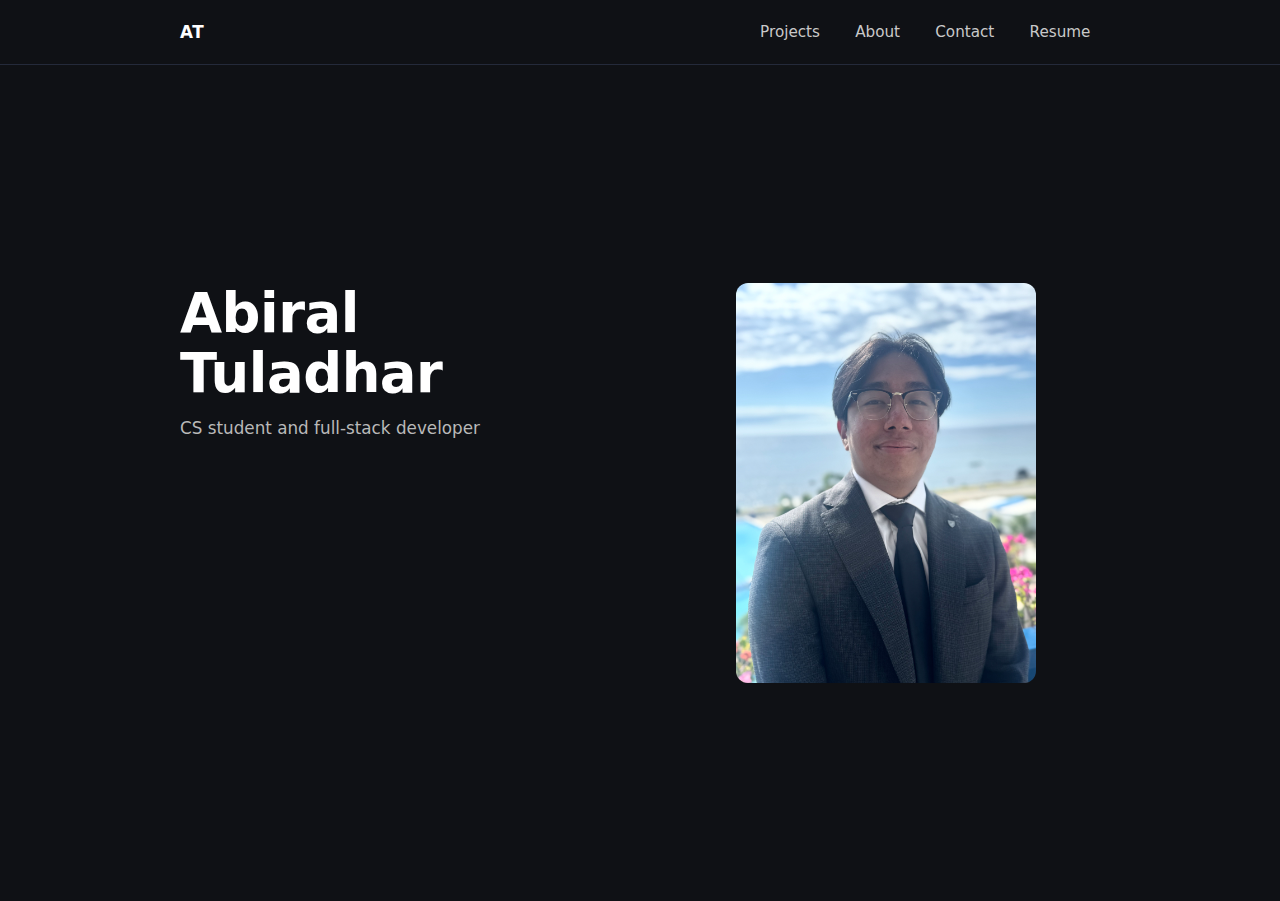
<file: index.html>
<!DOCTYPE html>
<html lang="en">
<head>
    <meta charset="UTF-8" />
    <meta name="viewport" content="width=device-width, initial-scale=1.0" />
    <title>Abiral Tuladhar</title>
    <link rel="stylesheet" href="css/main.css" />
    <link rel="preconnect" href="https://fonts.googleapis.com">
    <link rel="preconnect" href="https://fonts.gstatic.com" crossorigin>
    <link href="https://fonts.googleapis.com/css2?family=Roboto+Slab:wght@100..900&display=swap" rel="stylesheet">
</head>

<body>
  <header class="site-header">
    <div class="container header-inner">
      <a href="index.html" class="brand">AT</a>

      <nav class="nav">
        <a href="pages/projects.html">Projects</a>
        <a href="pages/about.html">About</a>
        <a href="pages/contact.html">Contact</a>
        <a href="pages/resume.html">Resume</a>

      </nav>
    </div>
  </header>

  <main class="site-main">
    <section class="hero container">
        <div class="hero-text">
        <h1>Abiral Tuladhar</h1>
        <p>CS student and full-stack developer</p>
        </div>

        <div class="hero-image">
        <img src="assets/IMG_1590.jpeg" alt="Photo of Abiral Tuladhar">
        </div>
    </section>
    </main>

</body>
</html>
</file>
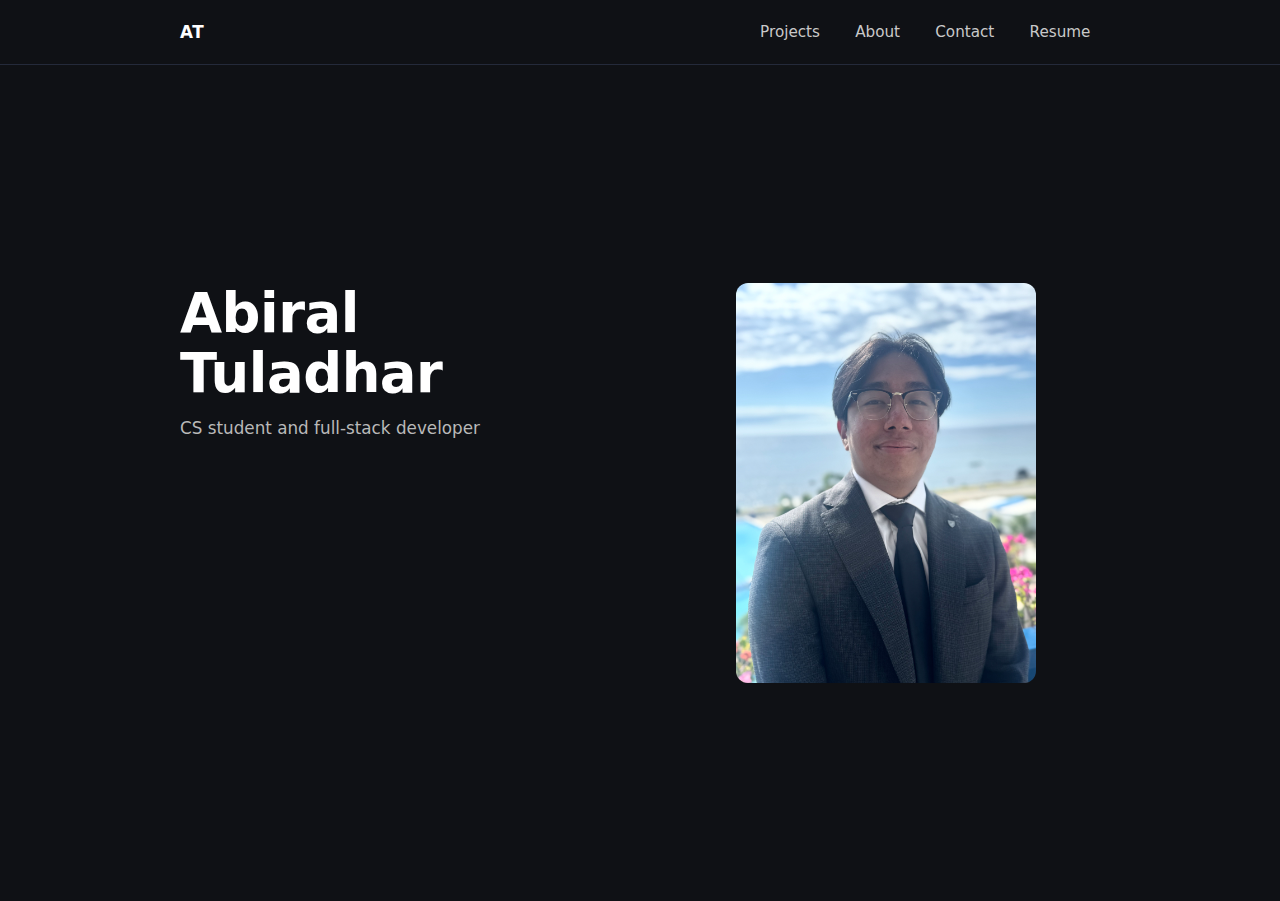
<file: home.html>
<!DOCTYPE html>
<html lang="en">
<head>
    <meta charset="UTF-8" />
    <meta name="viewport" content="width=device-width, initial-scale=1.0" />
    <title>Abiral Tuladhar</title>
    <link rel="stylesheet" href="css/main.css" />
    <link rel="preconnect" href="https://fonts.googleapis.com">
    <link rel="preconnect" href="https://fonts.gstatic.com" crossorigin>
    <link href="https://fonts.googleapis.com/css2?family=Roboto+Slab:wght@100..900&display=swap" rel="stylesheet">
</head>

<body>
  <header class="site-header">
    <div class="container header-inner">
      <a href="home.html" class="brand">AT</a>

      <nav class="nav">
        <a href="pages/projects.html">Projects</a>
        <a href="pages/about.html">About</a>
        <a href="pages/contact.html">Contact</a>
        <a href="pages/resume.html">Resume</a>

      </nav>
    </div>
  </header>

  <main class="site-main">
    <section class="hero container">
        <div class="hero-text">
        <h1>Abiral Tuladhar</h1>
        <p>CS student and full-stack developer</p>
        </div>

        <div class="hero-image">
        <img src="assets/IMG_1590.jpeg" alt="Photo of Abiral Tuladhar">
        </div>
    </section>
    </main>

</body>
</html>
</file>
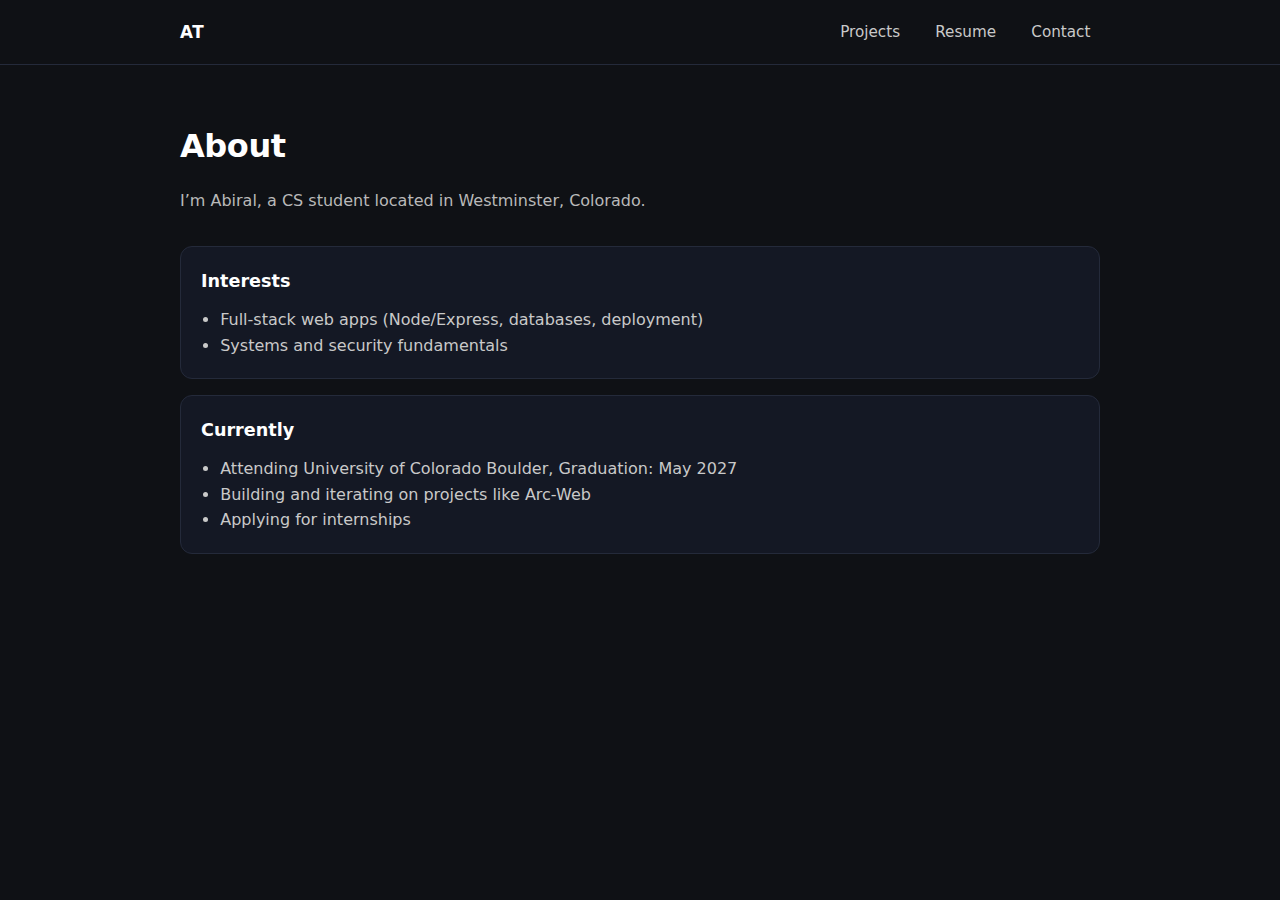
<file: pages/about.html>
<!DOCTYPE html>
<html lang="en">
<head>
  <meta charset="UTF-8" />
  <meta name="viewport" content="width=device-width, initial-scale=1.0" />
  <title>About | Abiral Tuladhar</title>
  <link rel="stylesheet" href="../css/main.css" />
</head>

<body>
  <header class="site-header">
    <div class="container header-inner">
      <a href="../index.html" class="brand">AT</a>
      <nav class="nav">
        <a href="projects.html">Projects</a>
        <a href="resume.html">Resume</a>
        <a href="contact.html">Contact</a>
      </nav>
    </div>
  </header>

  <main class="page">
    <div class="container">
      <h1>About</h1>

      <p class="lead">
        I’m Abiral, a CS student located in Westminster, Colorado.
      </p>

      <section class="card">
        <h2>Interests</h2>
        <ul>
          <li>Full-stack web apps (Node/Express, databases, deployment)</li>
          <li>Systems and security fundamentals</li>
        </ul>
      </section>

      <section class="card">
        <h2>Currently</h2>
        <ul>
          <li>Attending University of Colorado Boulder, Graduation: May 2027</li>
          <li>Building and iterating on projects like Arc-Web</li>
          <li>Applying for internships</li>
        </ul>
      </section>
    </div>
  </main>
</body>
</html>
</file>
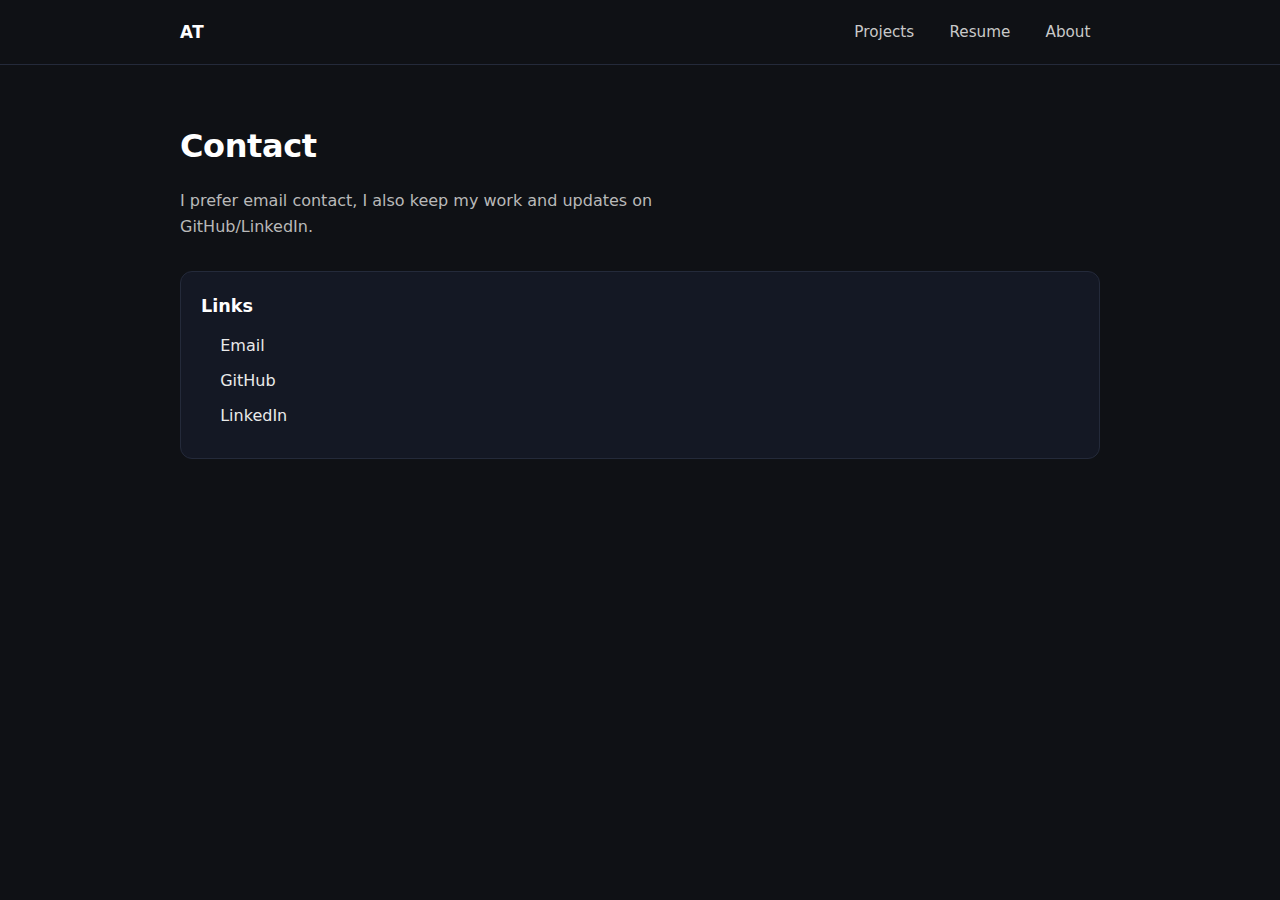
<file: pages/contact.html>
<!DOCTYPE html>
<html lang="en">
<head>
  <meta charset="UTF-8" />
  <meta name="viewport" content="width=device-width, initial-scale=1.0" />
  <title>Contact | Abiral Tuladhar</title>
  <link rel="stylesheet" href="../css/main.css" />
</head>

<body>
  <header class="site-header">
    <div class="container header-inner">
      <a href="../index.html" class="brand">AT</a>
      <nav class="nav">
        <a href="projects.html">Projects</a>
        <a href="resume.html">Resume</a>
        <a href="about.html">About</a>
      </nav>
    </div>
  </header>

  <main class="page">
    <div class="container">
      <h1>Contact</h1>

      <p class="lead">
        I prefer email contact, I also keep my work and updates on GitHub/LinkedIn.
      </p>

      <section class="card">
        <h2>Links</h2>
        <ul class="link-list">
          <li><a href="mailto:abiraltuladhar22@gmail.com">Email</a></li>
          <li><a href="https://github.com/AbiralTr" target="_blank" rel="noopener">GitHub</a></li>
          <li><a href="https://www.linkedin.com/in/abiral-tuladhar-632141399/" target="_blank" rel="noopener">LinkedIn</a></li>
        </ul>
      </section>
    </div>
  </main>
</body>
</html>
</file>
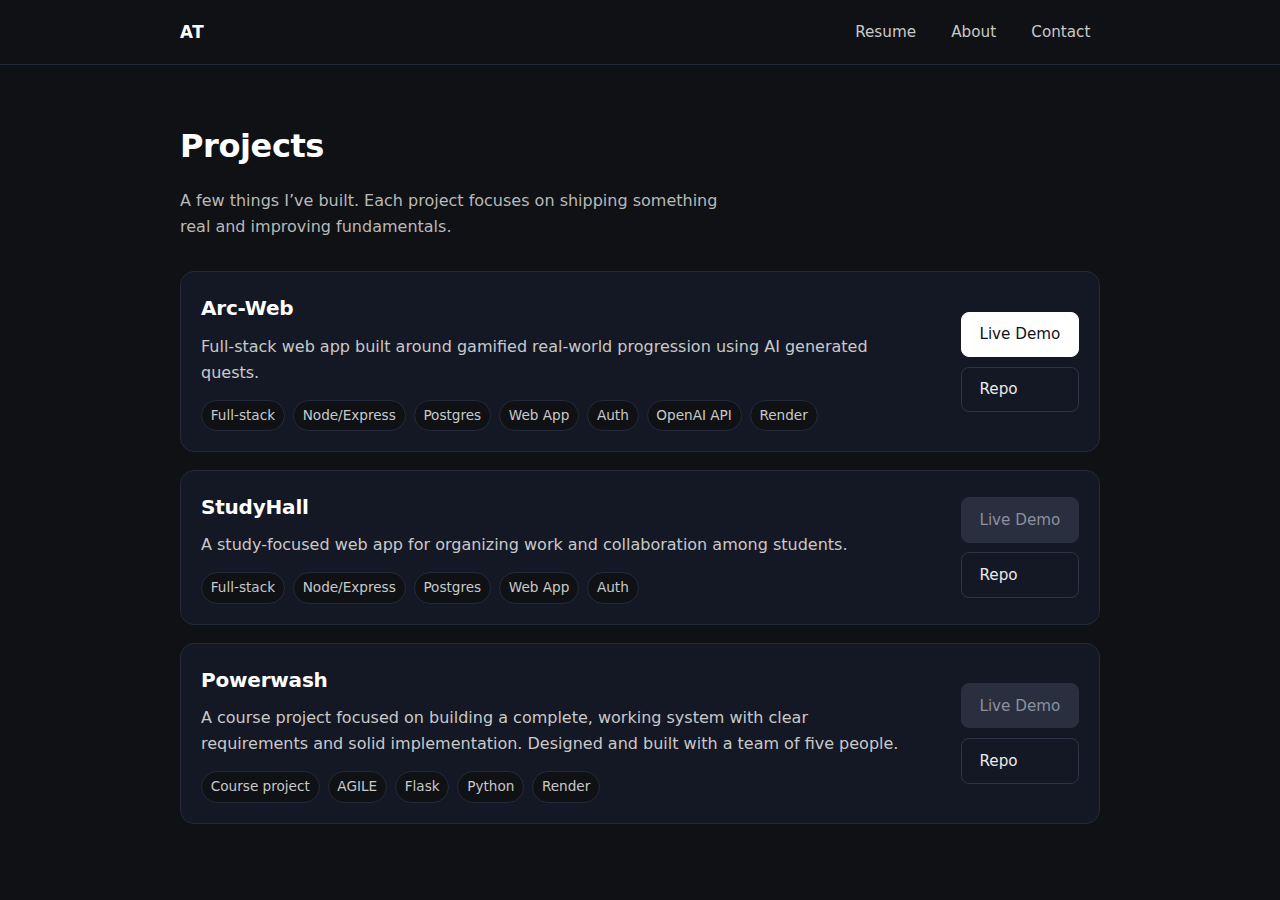
<file: pages/projects.html>
<!DOCTYPE html>
<html lang="en">
<head>
  <meta charset="UTF-8" />
  <meta name="viewport" content="width=device-width, initial-scale=1.0" />
  <title>Projects | Abiral Tuladhar</title>
  <link rel="stylesheet" href="../css/main.css" />
</head>

<body>
  <header class="site-header">
    <div class="container header-inner">
      <a class="brand" href="../home.html">AT</a>

      <nav class="nav">
        <a href="resume.html">Resume</a>
        <a href="about.html">About</a>
        <a href="contact.html">Contact</a>
      </nav>
    </div>
  </header>

  <main class="page">
    <div class="container">
      <div class="page-head">
        <h1>Projects</h1>
        <p class="lead">
          A few things I’ve built. Each project focuses on shipping something real and improving fundamentals.
        </p>
      </div>

      <section class="projects">
        <!-- Arc-Web -->
        <article class="project-card">
          <div class="project-top">
            <h2>Arc-Web</h2>
            <p class="project-desc">
              Full-stack web app built around gamified real-world progression using AI generated quests.
            </p>

            <div class="project-tags">
              <span class="tag">Full-stack</span>
              <span class="tag">Node/Express</span>
              <span class="tag">Postgres</span>
              <span class="tag">Web App</span>
              <span class="tag">Auth</span>
              <span class="tag">OpenAI API</span>
              <span class="tag">Render</span>
            </div>
          </div>

          <div class="project-actions">
            <a class="button primary" href="https://arc.abiraltuladhar.dev/home" target="_blank" rel="noopener">Live Demo</a>
            <a class="button" href="https://github.com/AbiralTr/Arc-Web" target="_blank" rel="noopener">Repo</a>
          </div>
        </article>

        <!-- StudyHall -->
        <article class="project-card">
          <div class="project-top">
            <h2>StudyHall</h2>
            <p class="project-desc">
              A study-focused web app for organizing work and collaboration among students.
            </p>

            <div class="project-tags">
              <span class="tag">Full-stack</span>
              <span class="tag">Node/Express</span>
              <span class="tag">Postgres</span>
              <span class="tag">Web App</span>
              <span class="tag">Auth</span>
            </div>
          </div>

          <div class="project-actions">
            <a class="button primary disabled" target="_blank" rel="noopener">Live Demo</a>
            <a class="button" href="https://github.com/AbiralTr/StudyHall" target="_blank" rel="noopener">Repo</a>
          </div>
        </article>

        <!-- Powerwash -->
        <article class="project-card">
          <div class="project-top">
            <h2>Powerwash</h2>
            <p class="project-desc">
              A course project focused on building a complete, working system with clear requirements and
              solid implementation. Designed and built with a team of five people.
            </p>

            <div class="project-tags">
              <span class="tag">Course project</span>
              <span class="tag">AGILE</span>
              <span class="tag">Flask</span>
              <span class="tag">Python</span>
              <span class="tag">Render</span>
            </div>
          </div>

          <div class="project-actions">
            <a class="button primary disabled" target="_blank" rel="noopener">Live Demo</a>
            <a class="button" href="https://github.com/UWorldJK/powerwash" target="_blank" rel="noopener">Repo</a>
          </div>
        </article>
      </section>
    </div>
  </main>
</body>
</html>
</file>
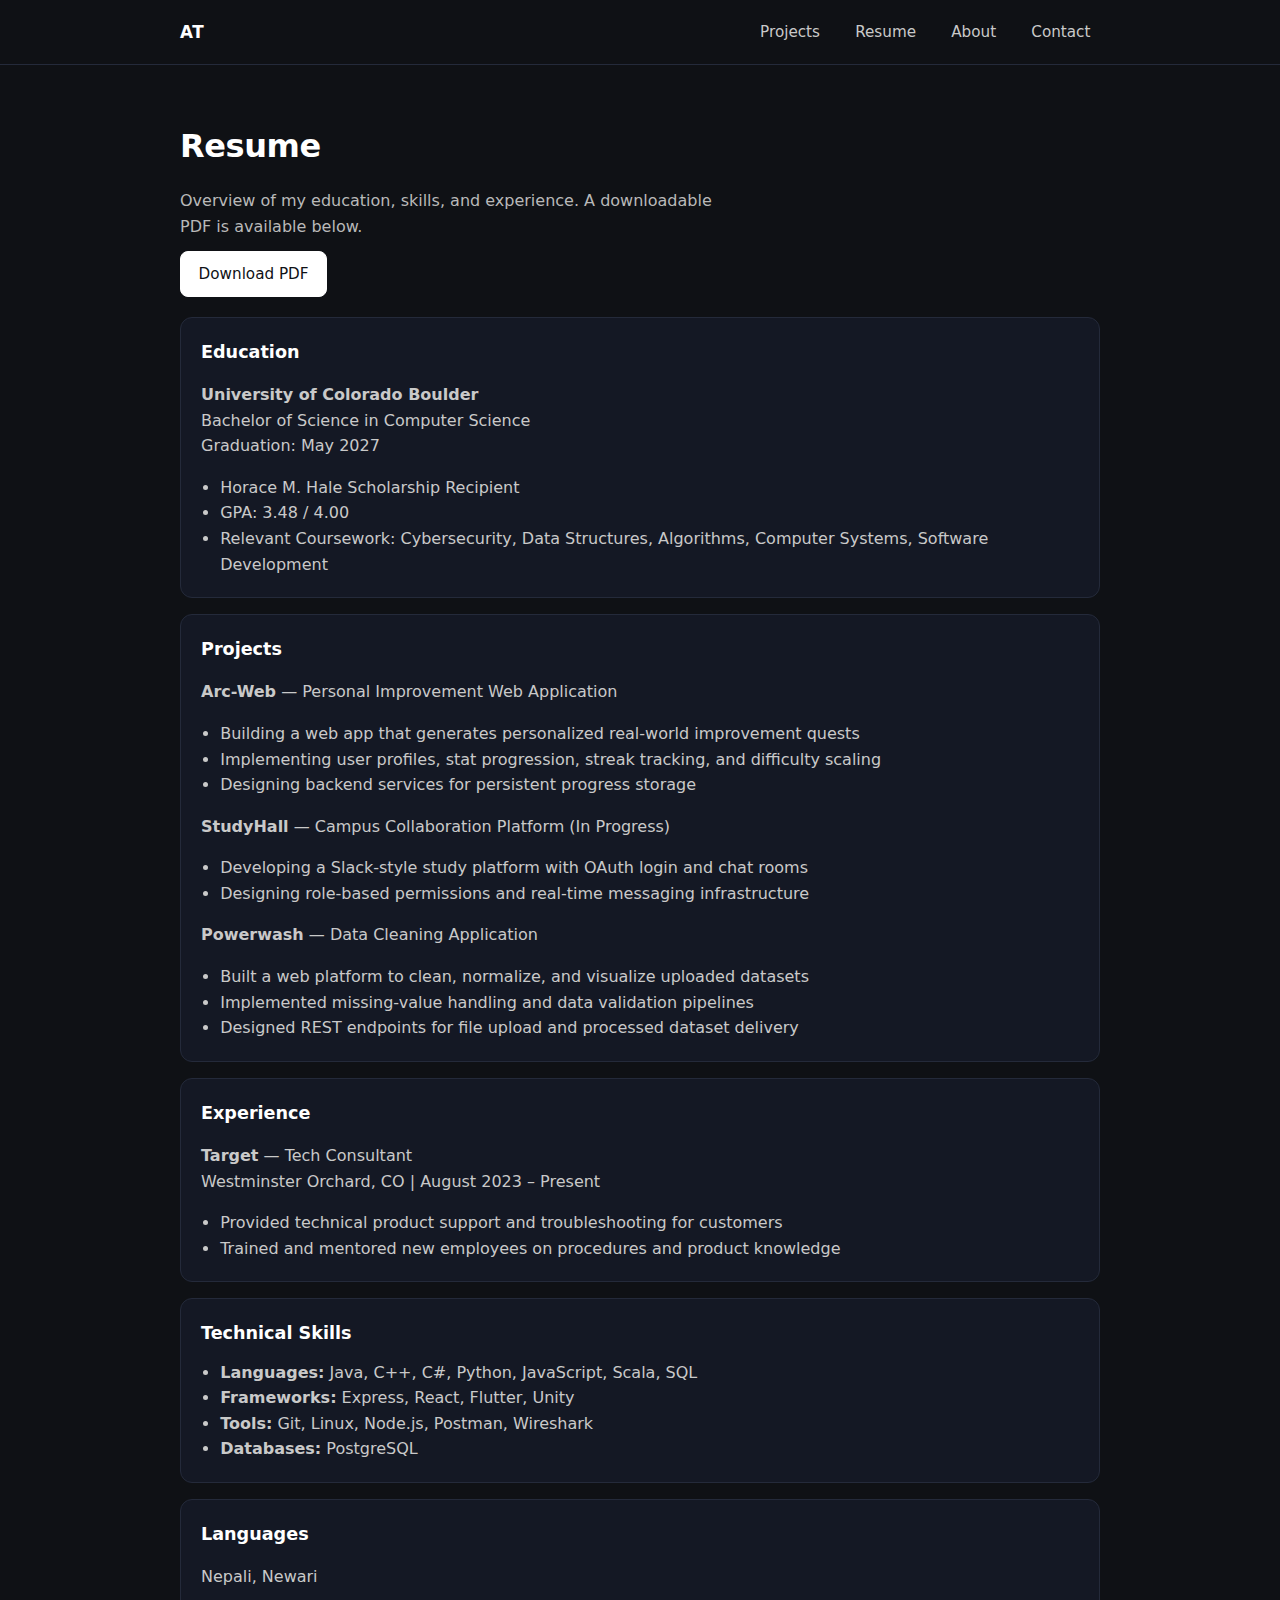
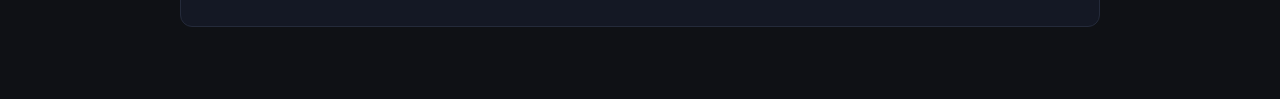
<file: pages/resume.html>
<!DOCTYPE html>
<html lang="en">
<head>
  <meta charset="UTF-8" />
  <meta name="viewport" content="width=device-width, initial-scale=1.0" />
  <title>Resume | Abiral Tuladhar</title>
  <link rel="stylesheet" href="../css/main.css" />
</head>

<body>
  <!-- Header -->
  <header class="site-header">
    <div class="container header-inner">
      <a class="brand" href="../home.html">AT</a>
      <nav class="nav">
        <a href="projects.html">Projects</a>
        <a href="resume.html">Resume</a>
        <a href="about.html">About</a>
        <a href="contact.html">Contact</a>
      </nav>
    </div>
  </header>

  <!-- Main -->
  <main class="page">
    <div class="container">
      <h1>Resume</h1>

      <p class="lead">
        Overview of my education, skills, and experience.  
        A downloadable PDF is available below.
      </p>

      <!-- Download -->
      <div class="resume-actions">
        <a
          class="button primary"
          href="../assets/Resume.pdf"
          target="_blank"
          rel="noopener"
          
        >
          Download PDF
        </a>
      </div>

      <!-- Education -->
      <section class="card">
        <h2>Education</h2>
        <p>
          <strong>University of Colorado Boulder</strong><br />
          Bachelor of Science in Computer Science<br />
          Graduation: May 2027
        </p>
        <ul>
          <li>Horace M. Hale Scholarship Recipient</li>
          <li>GPA: 3.48 / 4.00</li>
          <li>
            Relevant Coursework: Cybersecurity, Data Structures, Algorithms,
            Computer Systems, Software Development
          </li>
        </ul>
      </section>

      <!-- Projects -->
      <section class="card">
        <h2>Projects</h2>

        <p>
          <strong>Arc-Web</strong> — Personal Improvement Web Application<br />
        </p>
        <ul>
          <li>Building a web app that generates personalized real-world improvement quests</li>
          <li>Implementing user profiles, stat progression, streak tracking, and difficulty scaling</li>
          <li>Designing backend services for persistent progress storage</li>
        </ul>

        <p>
          <strong>StudyHall</strong> — Campus Collaboration Platform (In Progress)<br />
        </p>
        <ul>
          <li>Developing a Slack-style study platform with OAuth login and chat rooms</li>
          <li>Designing role-based permissions and real-time messaging infrastructure</li>
        </ul>

        <p>
          <strong>Powerwash</strong> — Data Cleaning Application<br />
        </p>
        <ul>
          <li>Built a web platform to clean, normalize, and visualize uploaded datasets</li>
          <li>Implemented missing-value handling and data validation pipelines</li>
          <li>Designed REST endpoints for file upload and processed dataset delivery</li>
        </ul>
      </section>

      <!-- Experience -->
      <section class="card">
        <h2>Experience</h2>
        <p>
          <strong>Target</strong> — Tech Consultant<br />
          Westminster Orchard, CO | August 2023 – Present
        </p>
        <ul>
          <li>Provided technical product support and troubleshooting for customers</li>
          <li>Trained and mentored new employees on procedures and product knowledge</li>
        </ul>
      </section>

      <!-- Skills -->
      <section class="card">
        <h2>Technical Skills</h2>
        <ul>
          <li><strong>Languages:</strong> Java, C++, C#, Python, JavaScript, Scala, SQL</li>
          <li><strong>Frameworks:</strong> Express, React, Flutter, Unity</li>
          <li><strong>Tools:</strong> Git, Linux, Node.js, Postman, Wireshark</li>
          <li><strong>Databases:</strong> PostgreSQL</li>
        </ul>
      </section>

      <!-- Languages -->
      <section class="card">
        <h2>Languages</h2>
        <p>Nepali, Newari</p>
      </section>
    </div>
  </main>
</body>
</html>
</file>
<file: css/main.css>
/* ---------- Base ---------- */
* { box-sizing: border-box; }

html {
  font-family: system-ui, -apple-system, BlinkMacSystemFont, "Segoe UI",
    Roboto, Helvetica, Arial, sans-serif;
  color: #eaeaea;
  background-color: #0f1115;
}

body {
  margin: 0;
  line-height: 1.6;
}

/* ---------- Layout ---------- */
.container {
  max-width: 960px;
  padding: 0 1.25rem;
  margin: 0 auto;
}

/* ---------- Header ---------- */
.site-header {
  background: #0f1115;
  border-bottom: 1px solid #242a3a;
}

.header-inner {
  display: flex;
  align-items: center;
  justify-content: space-between;
  height: 64px;
}

.brand {
  text-decoration: none;
  color: #ffffff;
  font-weight: 700;
  letter-spacing: 0.5px;
  font-size: 1.05rem;
}

.nav {
  display: flex;
  gap: 1rem;
}

.nav a {
  text-decoration: none;
  color: #c9c9c9;
  font-size: 0.95rem;
  padding: 0.35rem 0.6rem;
  border-radius: 6px;
}

.nav a:hover {
  color: #ffffff;
  background: #1a2030;
}

/* ---------- Main / Hero ---------- */
.site-main {
  min-height: calc(100vh - 64px);
  display: flex;
  align-items: center;
}

.hero {
  width: 100%;
  display: grid;
  grid-template-columns: 1fr 1fr;
  align-items: center;        /* vertical alignment */
  gap: 4rem;
}


.hero h1 {
  margin: 0 0 0.75rem;
  font-size: clamp(2.2rem, 5vw, 3.4rem);
  line-height: 1.1;
  color: #ffffff;
  font-weight: 700;
  letter-spacing: -0.5px;
  transform: translateY(-120px);
}

.hero p {
  margin: 0;
  font-size: 1.05rem;
  color: #b9b9b9;
  max-width: 42rem;
  transform: translateY(-120px);
}

.hero-image {
  display: flex;
  justify-content: center;
}

.hero-image img {
  width: 100%;
  max-width: 300px;
  height: auto;
  border-radius: 12px;
  object-fit: cover;
}


.hero-text {
  max-width: 520px;
}


/* ---------- Responsive ---------- */
@media (max-width: 640px) {
  .header-inner {
    height: auto;
    padding: 0.9rem 0;
    gap: 0.75rem;
    flex-direction: column;
    align-items: flex-start;
  }

  .nav {
    flex-wrap: wrap;
    gap: 0.5rem;
  }

  .site-main {
    min-height: auto;
  }
}

/* ---------- Simple Pages ---------- */
.page {
  padding: 3.5rem 0;
}

.page h1 {
  margin: 0 0 1rem;
  font-size: 2rem;
  color: #ffffff;
  letter-spacing: -0.4px;
}

.lead {
  color: #b9b9b9;
  max-width: 55ch;
  margin: 0 0 2rem;
}

.card {
  background: #141824;
  border: 1px solid #242a3a;
  border-radius: 12px;
  padding: 1.25rem 1.25rem;
  margin: 0 0 1rem;
}

.card h2 {
  margin: 0 0 0.75rem;
  font-size: 1.1rem;
  color: #ffffff;
}

.card p,
.card li {
  color: #c9c9c9;
}

.card ul {
  margin: 0.5rem 0 0;
  padding-left: 1.2rem;
}

.link-list {
  list-style: none;
  padding-left: 0;
  margin: 0.5rem 0 0;
}

.link-list li {
  margin: 0.6rem 0;
}

.link-list a {
  color: #eaeaea;
  text-decoration: none;
  border-bottom: 1px solid transparent;
}

.link-list a:hover {
  color: #ffffff;
  border-bottom-color: #ffffff;
}

/* ---------- Projects ---------- */
.page-head {
  margin-bottom: 1.75rem;
}

.projects {
  display: grid;
  grid-template-columns: 1fr;
  gap: 1.1rem;
}

.project-card {
  background: #141824;
  border: 1px solid #242a3a;
  border-radius: 14px;
  padding: 1.25rem;

  display: flex;
  justify-content: space-between;
  gap: 1.5rem;
}

.project-top {
  flex: 1;
  min-width: 0;
}


.project-card h2 {
  margin: 0 0 0.6rem;
  color: #ffffff;
  font-size: 1.25rem;
  letter-spacing: -0.2px;
}

.project-desc {
  margin: 0 0 0.9rem;
  color: #c9c9c9;
  max-width: 70ch;
}

.project-tags {
  display: flex;
  flex-wrap: wrap;
  gap: 0.5rem;
  margin-top: 0.25rem;
}

.tag {
  font-size: 0.85rem;
  color: #c9c9c9;
  border: 1px solid #242a3a;
  background: #0f1115;
  padding: 0.25rem 0.55rem;
  border-radius: 999px;
}

.project-actions {
  display: flex;
  flex-direction: column;
  gap: 0.6rem;
  justify-content: center;
}


.button {
  display: inline-block;
  padding: 0.6rem 1.1rem;
  border: 1px solid #2c3447;
  background: #141824;
  color: #eaeaea;
  text-decoration: none;
  font-size: 0.95rem;
  border-radius: 8px;
}

.button:hover {
  background: #1a2030;
  border-color: #3a4660;
  color: #ffffff;
}

.button.primary {
  background: #ffffff;
  border-color: #ffffff;
  color: #0f1115;
}

.button.primary:hover {
  background: #e8e8e8;
}

.button.disabled {
  background: #2a2f3f;
  border-color: #2a2f3f;
  color: #8b8f9e;
  cursor: not-allowed;
}

.button.disabled:hover {
  background: #2a2f3f;
  border-color: #2a2f3f;
  color: #8b8f9e;
}

.muted {
  color: #9aa0b2;
  font-size: 0.9rem;
}

.resume-actions {
  transform: translateY(-20px);
}

@media (max-width: 720px) {
  html, body { overflow-x: hidden; }
  * { box-sizing: border-box; }
  img { max-width: 100%; height: auto; display: block; }

  .header-inner {
    display: flex;
    flex-direction: column;
    align-items: center;
    justify-content: center;
    gap: 10px;
    text-align: center;
  }

  .brand {
    display: inline-flex;
    justify-content: center;
    align-items: center;
    margin: 0 auto;
  }

  .nav {
    display: flex;
    justify-content: center;
    align-items: center;
    flex-wrap: wrap;
    gap: 16px;
    width: 100%;
  }

  .site-main {
    padding-top: 120px;
  }

  .hero {
    position: relative;
    width: 100%;
    margin: 0 auto;
    padding: 0 16px 28px;

    display: grid;
    place-items: center;
  }

  .hero-image {
    width: min(92vw, 420px);
    margin: 0 auto;
    justify-self: center;
  }

  .hero-image img {
    width: 100%;
    border-radius: 16px;
  }

  .hero-text {
    position: absolute;
    top: 18px;
    left: 50%;
    transform: translateX(-50%);
    width: calc(100% - 32px);
    max-width: 420px;
    text-align: center;
    z-index: 2;

    background: transparent !important;
    backdrop-filter: none !important;
    -webkit-backdrop-filter: none !important;
    box-shadow: none !important;
    padding: 0 !important;
    border-radius: 0 !important;
  }

  .hero-text h1 {
    margin: 0 0 6px;
    line-height: 1.05;
  }

  .hero-text p {
    margin: 0;
  }

  .hero-text h1,
  .hero-text p {
    text-shadow: 0 2px 14px rgba(0,0,0,0.70);
  }

  .hero::before, .hero::after,
  .hero-image::before, .hero-image::after,
  .hero-text::before, .hero-text::after {
    content: none !important;
    display: none !important;
  }

  .hero {
    grid-template-columns: 1fr !important;
    gap: 0 !important;
  }

  .hero-image {
    grid-column: 1 / -1;
    justify-self: center;
  }
}
</file>
